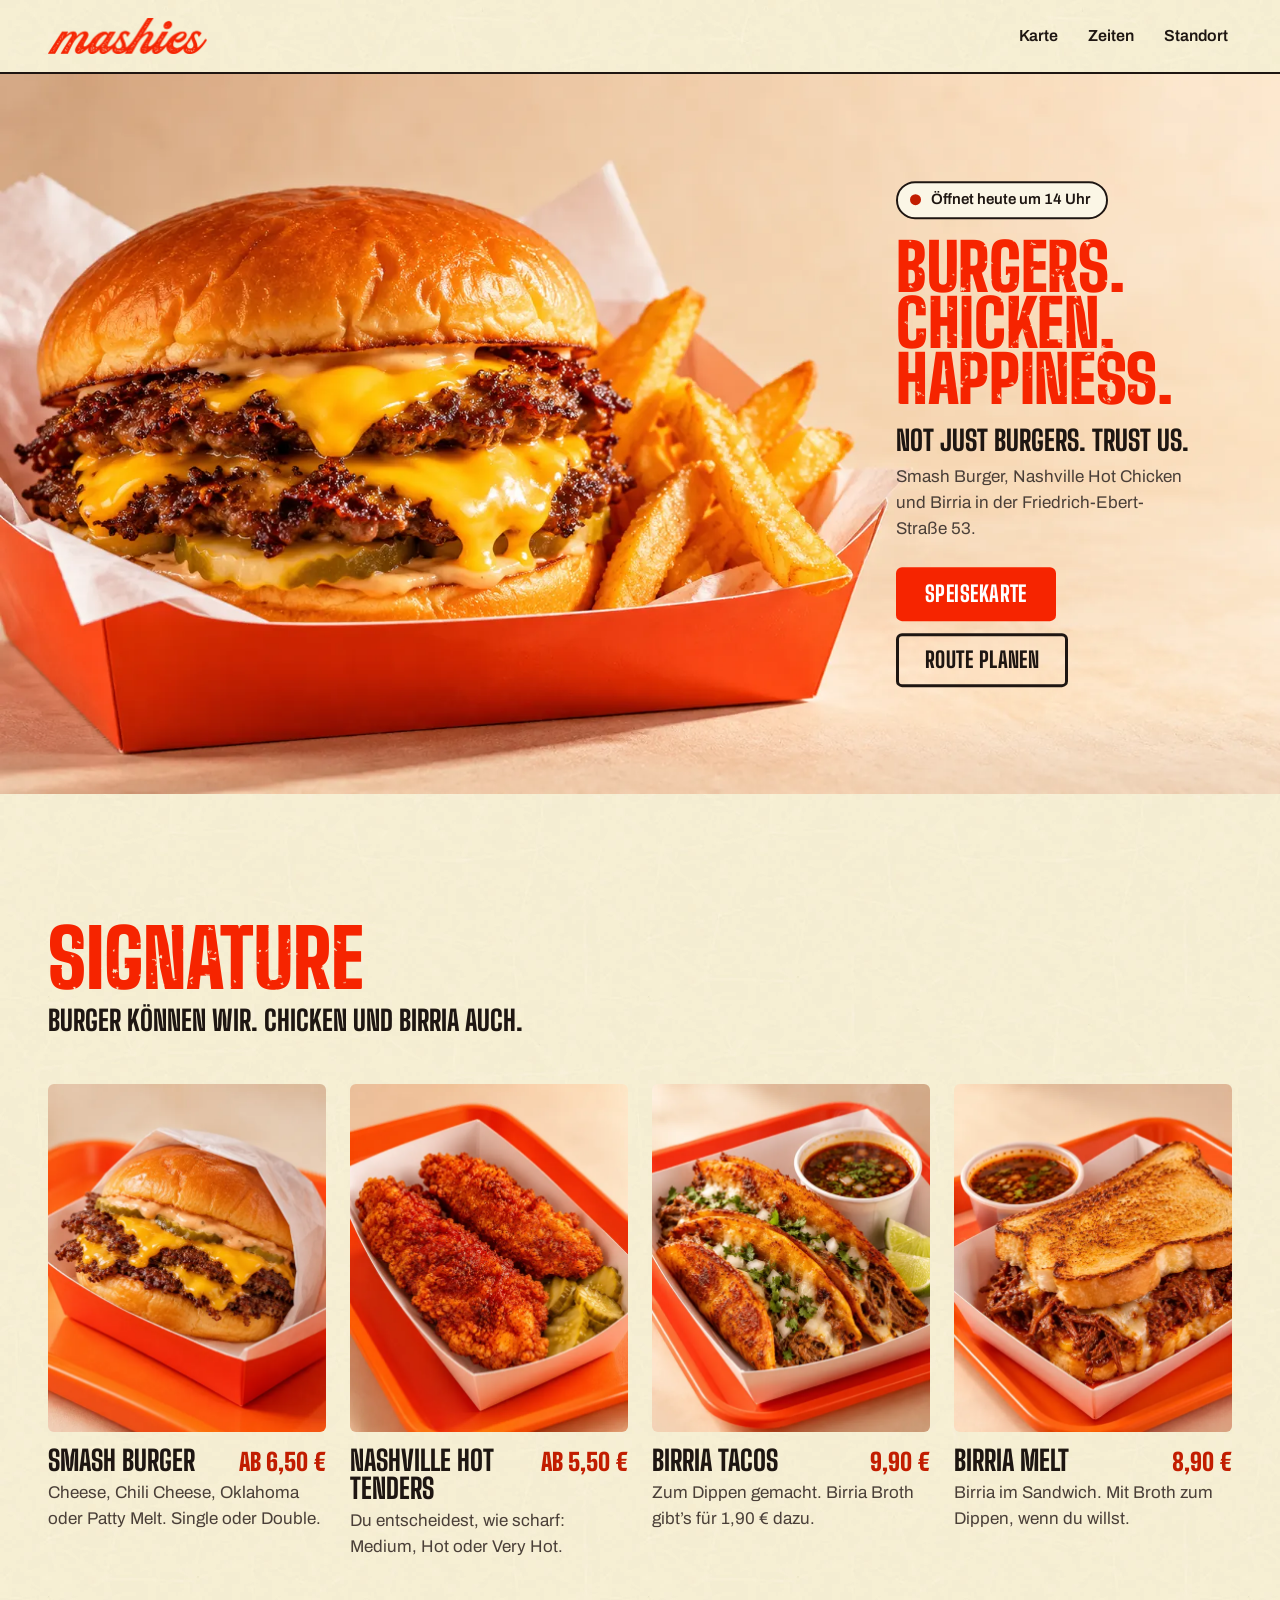
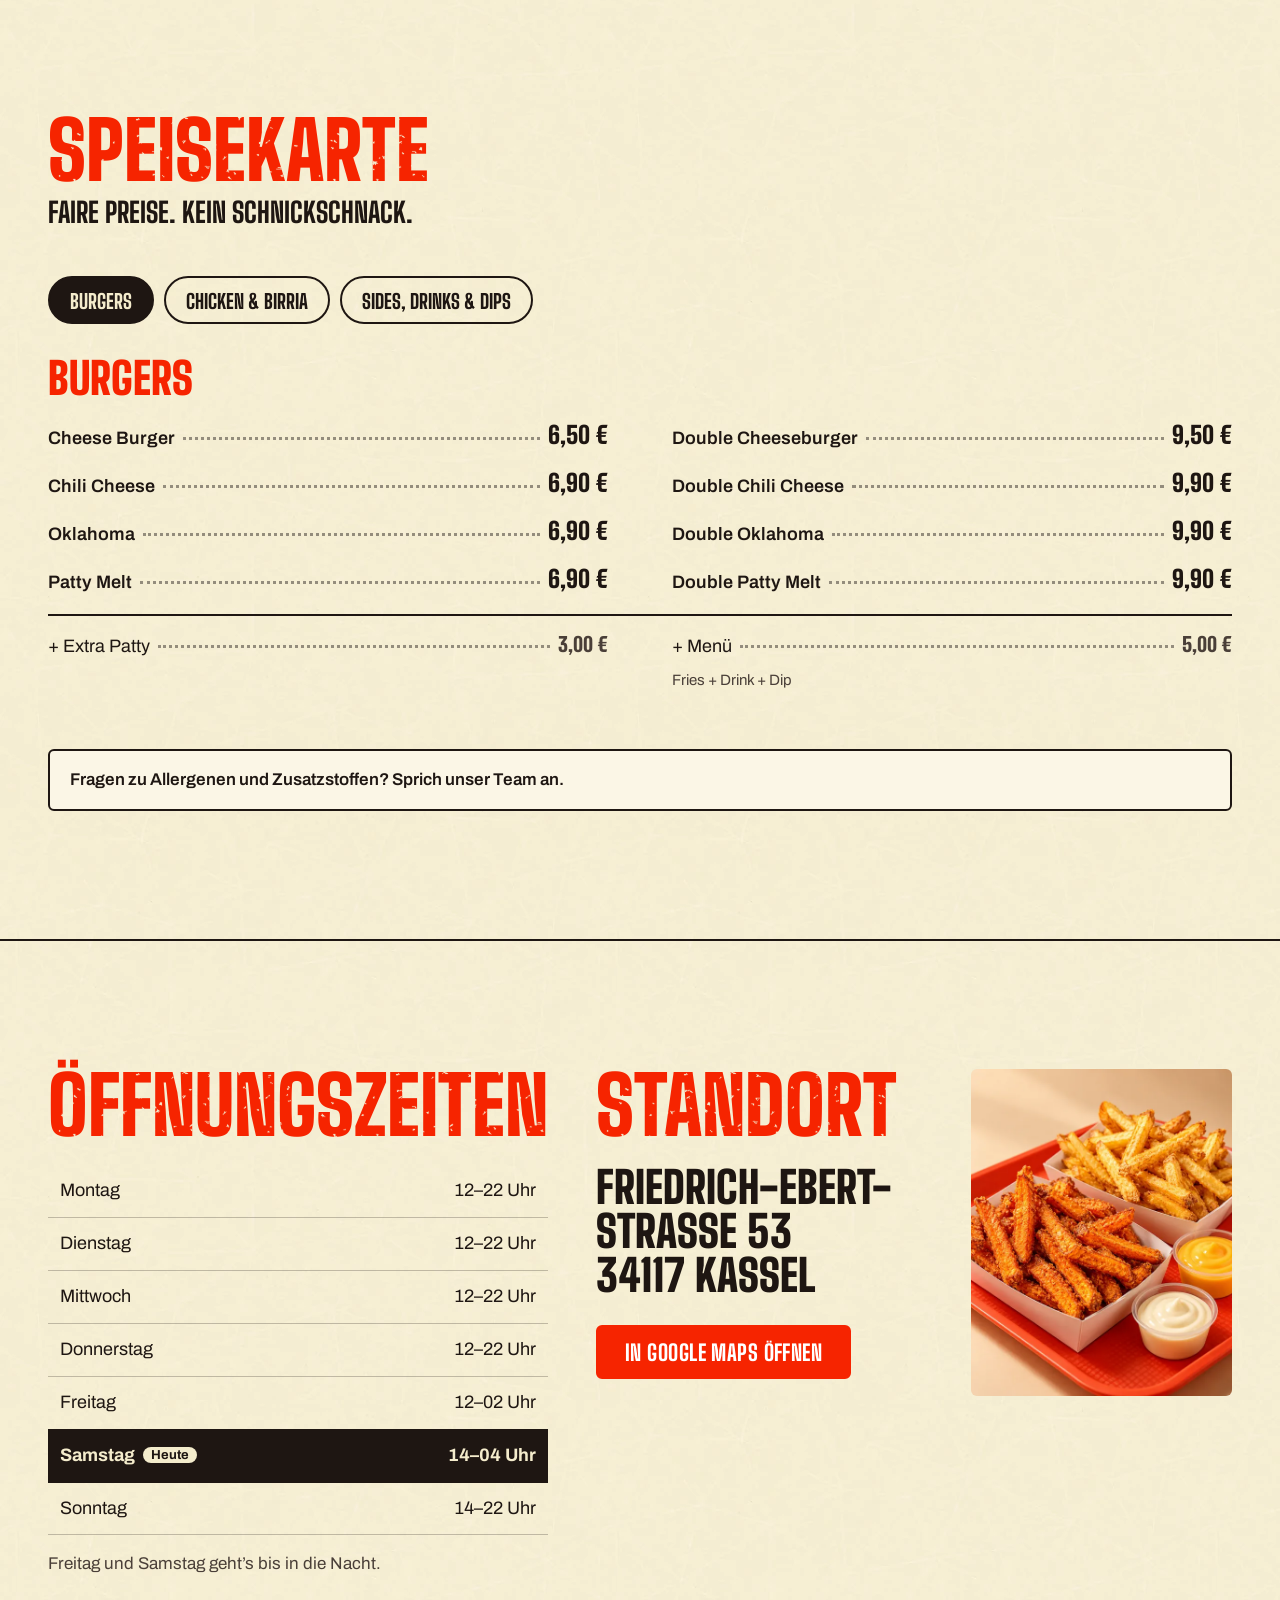
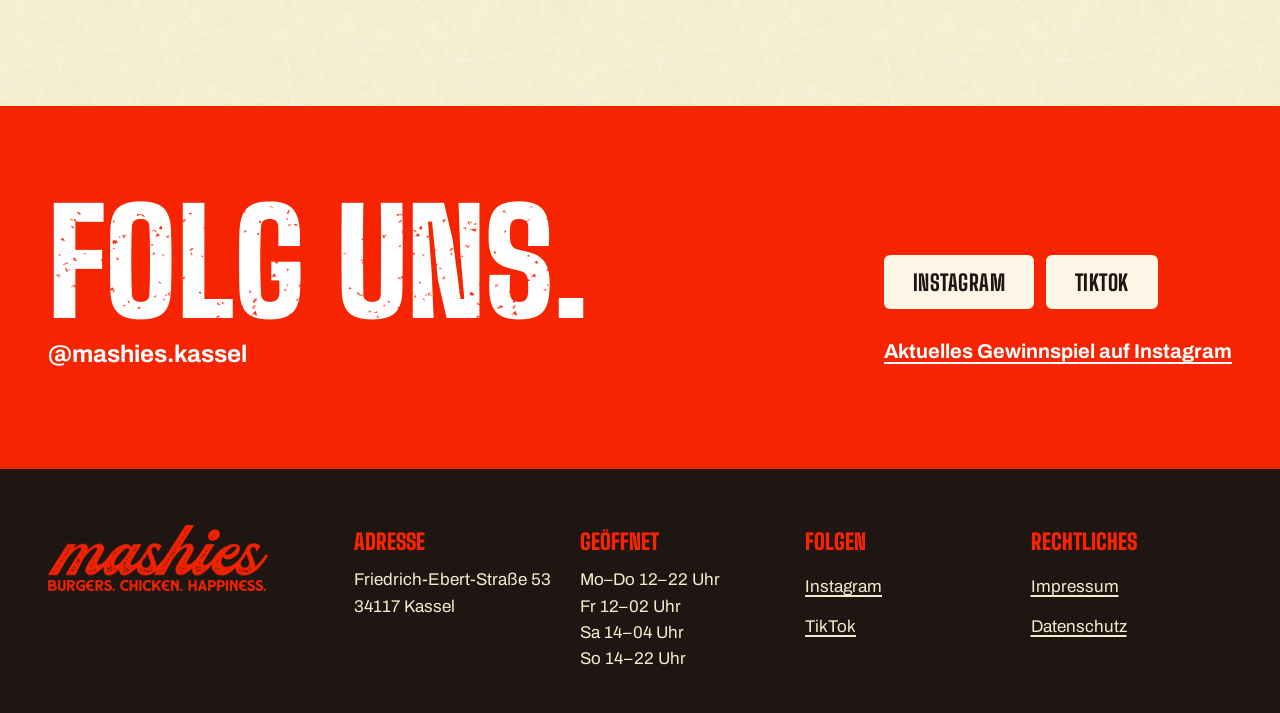
<file: index.html>
<!doctype html>
<html lang="de">
<head>
  <meta charset="utf-8">
  <meta name="viewport" content="width=device-width, initial-scale=1, viewport-fit=cover">
  <title>Mashies Kassel – Smash Burger, Nashville Chicken &amp; Birria</title>
  <meta name="description" content="Mashies in der Friedrich-Ebert-Straße 53, Kassel: Smash Burger, Nashville Hot Chicken und Birria. Faire Preise, kein Schnickschnack. Fr bis 2 Uhr, Sa bis 4 Uhr geöffnet.">
  <meta name="theme-color" content="#F4ECCC">
  <!-- TODO Domain: canonical und og:url eintragen, og:image absolut machen (https://DOMAIN/assets/og-image.jpg) -->
  <!-- <link rel="canonical" href="https://TODO-DOMAIN/"> -->

  <meta property="og:type" content="restaurant">
  <meta property="og:locale" content="de_DE">
  <meta property="og:site_name" content="Mashies">
  <meta property="og:title" content="Mashies Kassel – Burgers. Chicken. Happiness.">
  <meta property="og:description" content="Smash Burger, Nashville Hot Chicken und Birria in der Friedrich-Ebert-Straße 53, Kassel. Not just burgers. Trust us.">
  <meta property="og:image" content="/assets/og-image.jpg">
  <meta property="og:image:width" content="1200">
  <meta property="og:image:height" content="630">
  <meta property="og:image:alt" content="Double Smash Burger mit Käse und Pommes in roter Schachtel">
  <!-- <meta property="og:url" content="https://TODO-DOMAIN/"> -->
  <meta name="twitter:card" content="summary_large_image">

  <link rel="icon" href="/favicon.ico" sizes="any">
  <link rel="icon" type="image/png" sizes="192x192" href="/assets/icon-192.png">
  <link rel="apple-touch-icon" href="/apple-touch-icon.png">

  <link rel="preload" href="assets/fonts/big-shoulders-display-latin-900-normal.woff2" as="font" type="font/woff2" crossorigin>
  <link rel="preload" href="assets/fonts/archivo-latin-400-normal.woff2" as="font" type="font/woff2" crossorigin>
  <link rel="preload" href="assets/img/hero.webp" as="image" imagesrcset="assets/img/hero-960.webp 960w, assets/img/hero.webp 1672w" imagesizes="100vw" fetchpriority="high">
  <link rel="stylesheet" href="css/style.css">

  <script type="application/ld+json">
  {
    "@context": "https://schema.org",
    "@type": "Restaurant",
    "name": "Mashies",
    "slogan": "Burgers. Chicken. Happiness.",
    "description": "Burger-, Chicken- und Birria-Imbiss in Kassel. Not just burgers. Trust us.",
    "image": "/assets/og-image.jpg",
    "logo": "/assets/img/logo.png",
    "address": {
      "@type": "PostalAddress",
      "streetAddress": "Friedrich-Ebert-Straße 53",
      "postalCode": "34117",
      "addressLocality": "Kassel",
      "addressCountry": "DE"
    },
    "servesCuisine": ["Burger", "Chicken", "Birria"],
    "priceRange": "€",
    "acceptsReservations": false,
    "hasMap": "https://www.google.com/maps/search/?api=1&query=Mashies+Friedrich-Ebert-Stra%C3%9Fe+53+34117+Kassel",
    "sameAs": ["https://instagram.com/mashies.kassel", "https://tiktok.com/@mashies.kassel"],
    "openingHoursSpecification": [
      { "@type": "OpeningHoursSpecification", "dayOfWeek": ["Monday", "Tuesday", "Wednesday", "Thursday"], "opens": "12:00", "closes": "22:00" },
      { "@type": "OpeningHoursSpecification", "dayOfWeek": "Friday", "opens": "12:00", "closes": "02:00" },
      { "@type": "OpeningHoursSpecification", "dayOfWeek": "Saturday", "opens": "14:00", "closes": "04:00" },
      { "@type": "OpeningHoursSpecification", "dayOfWeek": "Sunday", "opens": "14:00", "closes": "22:00" }
    ]
  }
  </script>
  <!-- Hinweis: Öffnungszeiten stehen hier für Suchmaschinen fest im Code. Bei Änderungen auch data.json anpassen.
       TODO Domain: "url", "image", "logo" absolut machen. TODO Telefon: "telephone": "+49 …" ergänzen. -->
</head>
<body>
  <a class="skip-link" href="#main">Zum Inhalt springen</a>

  <header class="site-header">
    <div class="wrap site-header__inner">
      <a class="site-header__logo" href="#top" aria-label="Mashies – zum Seitenanfang">
        <img src="assets/img/logo-wordmark.webp" width="640" height="145" alt="Mashies">
      </a>
      <nav aria-label="Hauptnavigation">
        <ul class="nav">
          <li><a href="#speisekarte">Karte</a></li>
          <li><a href="#zeiten">Zeiten</a></li>
          <li><a href="#standort">Standort</a></li>
        </ul>
      </nav>
    </div>
  </header>

  <main id="main">
    <section class="hero" id="top" aria-labelledby="hero-title">
      <picture class="hero__media">
        <img src="assets/img/hero.webp"
             srcset="assets/img/hero-960.webp 960w, assets/img/hero.webp 1672w"
             sizes="100vw" width="1672" height="941" fetchpriority="high"
             alt="Double Smash Burger mit zwei Lagen geschmolzenem Cheddar und Gurken, daneben Pommes, in einer roten Schachtel">
      </picture>
      <div class="hero__content">
        <p class="status" data-status hidden>
          <span class="status__dot" aria-hidden="true"></span>
          <span data-status-text></span>
        </p>
        <h1 class="hero__title stamp" id="hero-title">Burgers. Chicken. Happiness.</h1>
        <p class="hero__lead">Not just burgers. Trust us.</p>
        <p class="hero__sub">Smash Burger, Nashville Hot Chicken und Birria in der Friedrich-Ebert-Straße&nbsp;53.</p>
        <div class="button-row">
          <a class="button" href="#speisekarte">Speisekarte</a>
          <a class="button button--outline" href="https://www.google.com/maps/search/?api=1&amp;query=Mashies+Friedrich-Ebert-Stra%C3%9Fe+53+34117+Kassel" target="_blank" rel="noopener">Route planen</a>
          <!-- TODO Lieferdienst: Button einkommentieren, sobald der Link da ist
          <a class="button button--outline" href="TODO-LIEFERDIENST-URL" target="_blank" rel="noopener">Online bestellen</a>
          -->
        </div>
      </div>
    </section>

    <section class="section signature" aria-labelledby="signature-title">
      <div class="wrap">
        <div class="section__head">
          <h2 class="section__title stamp" id="signature-title">Signature</h2>
          <p class="section__intro">Burger können wir. Chicken und Birria auch.</p>
        </div>
        <ul class="dishes" data-signature></ul>
      </div>
    </section>

    <section class="section menu" id="speisekarte" aria-labelledby="menu-title">
      <div class="wrap">
        <div class="section__head">
          <h2 class="section__title stamp" id="menu-title">Speisekarte</h2>
          <p class="section__intro">Faire Preise. Kein Schnickschnack.</p>
        </div>
        <div class="tabs" role="tablist" aria-label="Kategorien der Speisekarte" data-tabs></div>
        <div class="menu__panels" data-menu>
          <noscript><p>Die Speisekarte braucht JavaScript. Du findest sie auch direkt in <a href="data.json">data.json</a>.</p></noscript>
        </div>
        <p class="menu__allergens">Fragen zu Allergenen und Zusatzstoffen? Sprich unser Team an.</p>
      </div>
    </section>

    <section class="section visit" aria-label="Öffnungszeiten und Standort">
      <div class="wrap visit__grid">
        <div class="visit__hours" id="zeiten">
          <h2 class="section__title stamp">Öffnungszeiten</h2>
          <table class="hours">
            <caption class="visually-hidden">Öffnungszeiten pro Wochentag</caption>
            <tbody data-hours></tbody>
          </table>
          <p class="visit__note">Freitag und Samstag geht’s bis in die Nacht.</p>
        </div>
        <div class="visit__place" id="standort">
          <h2 class="section__title stamp">Standort</h2>
          <address class="address">
            Friedrich-Ebert-Straße 53<br>
            34117 Kassel
          </address>
          <!-- TODO Telefon: einkommentieren, sobald die Nummer da ist
          <p class="visit__phone"><a href="tel:+49TODO">TODO Telefonnummer</a></p>
          -->
          <a class="button" href="https://www.google.com/maps/search/?api=1&amp;query=Mashies+Friedrich-Ebert-Stra%C3%9Fe+53+34117+Kassel" target="_blank" rel="noopener">In Google Maps öffnen</a>
        </div>
        <figure class="visit__photo">
          <img src="assets/img/fries-560.webp" srcset="assets/img/fries-560.webp 560w, assets/img/fries.webp 1122w"
               sizes="(min-width: 1100px) 360px, (min-width: 720px) 45vw, 100vw"
               width="1122" height="1402" loading="lazy" decoding="async"
               alt="Zwei Schalen Pommes, Sweet Potato Fries und klassische Fries, mit zwei Dips auf einem roten Tablett">
        </figure>
      </div>
    </section>

    <section class="social" aria-labelledby="social-title">
      <div class="wrap social__inner">
        <div>
          <h2 class="social__title stamp" id="social-title">Folg uns.</h2>
          <p class="social__handle">@mashies.kassel</p>
        </div>
        <div class="social__actions">
          <div class="button-row">
            <a class="button button--paper" href="https://instagram.com/mashies.kassel" target="_blank" rel="noopener">Instagram</a>
            <a class="button button--paper" href="https://tiktok.com/@mashies.kassel" target="_blank" rel="noopener">TikTok</a>
          </div>
          <a class="social__teaser" href="https://instagram.com/mashies.kassel" target="_blank" rel="noopener">Aktuelles Gewinnspiel auf Instagram</a>
        </div>
      </div>
    </section>
  </main>

  <footer class="site-footer">
    <div class="wrap site-footer__grid">
      <div>
        <img class="site-footer__logo" src="assets/img/logo.webp" width="1200" height="356" loading="lazy" alt="Mashies – Burgers. Chicken. Happiness.">
      </div>
      <div>
        <h2 class="site-footer__title">Adresse</h2>
        <p>Friedrich-Ebert-Straße 53<br>34117 Kassel</p>
        <!-- TODO Kontakt: Telefon und E-Mail ergänzen
        <p><a href="tel:+49TODO">TODO Telefon</a><br><a href="mailto:TODO@TODO">TODO E-Mail</a></p>
        -->
      </div>
      <div>
        <h2 class="site-footer__title">Geöffnet</h2>
        <ul class="site-footer__hours" data-hours-compact>
          <li>Mo–Do 12–22 Uhr</li>
          <li>Fr 12–02 Uhr</li>
          <li>Sa 14–04 Uhr</li>
          <li>So 14–22 Uhr</li>
        </ul>
      </div>
      <div>
        <h2 class="site-footer__title">Folgen</h2>
        <ul class="site-footer__links">
          <li><a href="https://instagram.com/mashies.kassel" target="_blank" rel="noopener">Instagram</a></li>
          <li><a href="https://tiktok.com/@mashies.kassel" target="_blank" rel="noopener">TikTok</a></li>
        </ul>
      </div>
      <div>
        <h2 class="site-footer__title">Rechtliches</h2>
        <ul class="site-footer__links">
          <li><a href="impressum.html">Impressum</a></li>
          <li><a href="datenschutz.html">Datenschutz</a></li>
        </ul>
      </div>
    </div>
  </footer>

  <nav class="action-bar" aria-label="Schnellzugriff">
    <a href="https://www.google.com/maps/search/?api=1&amp;query=Mashies+Friedrich-Ebert-Stra%C3%9Fe+53+34117+Kassel" target="_blank" rel="noopener">Route</a>
    <a href="#speisekarte">Speisekarte</a>
    <!-- TODO Telefon: einkommentieren, sobald die Nummer da ist
    <a href="tel:+49TODO">Anrufen</a>
    -->
  </nav>

  <script src="js/main.js" defer></script>
</body>
</html>
</file>
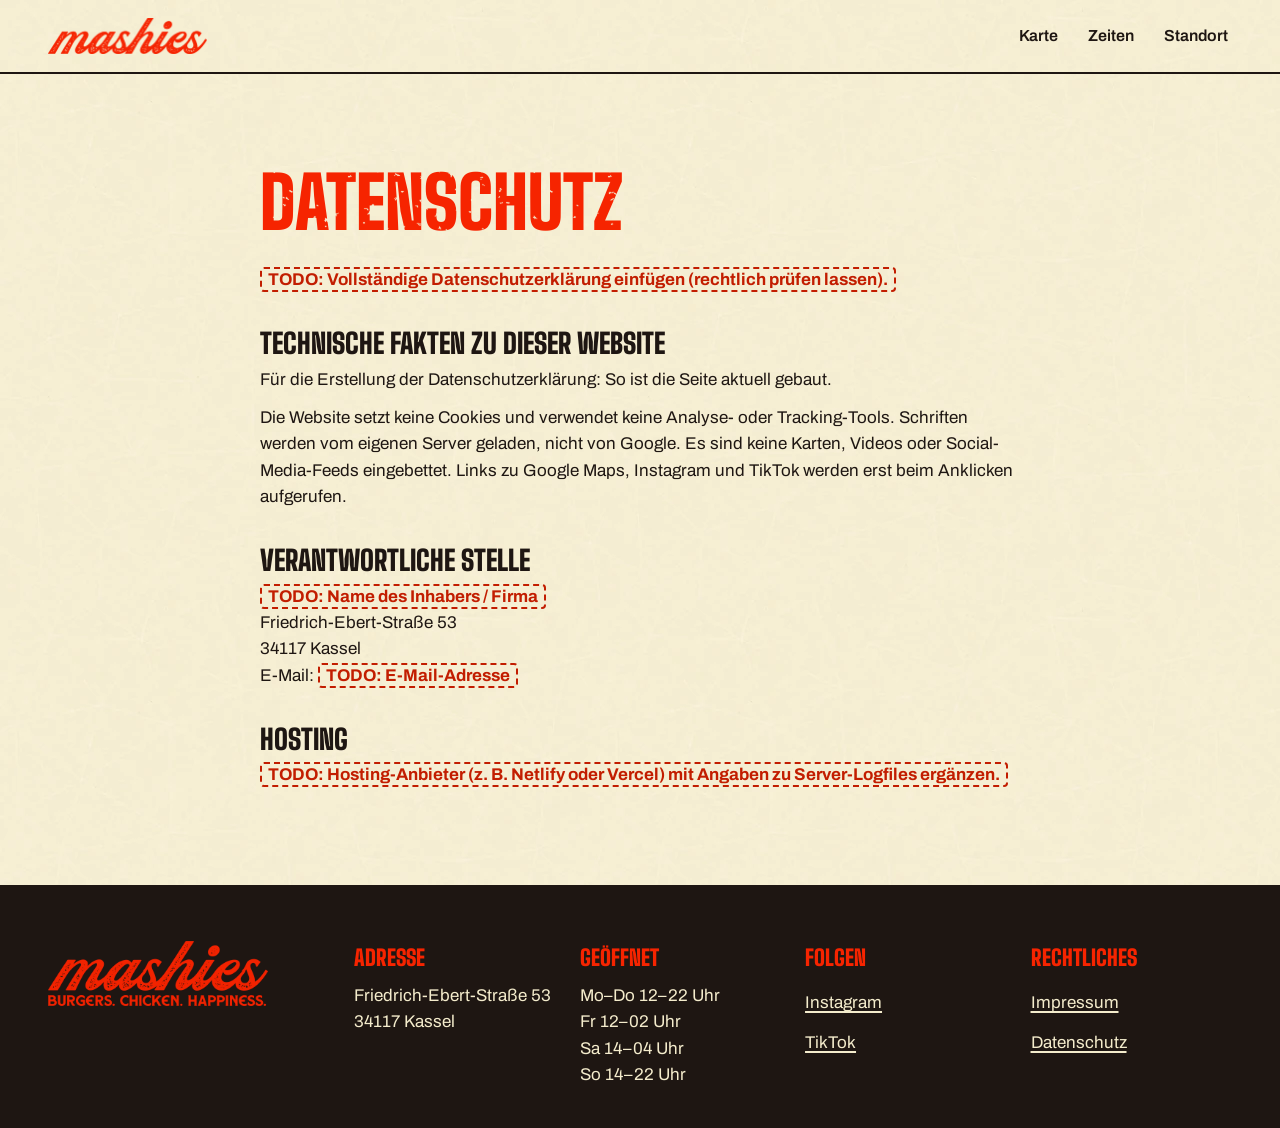
<file: datenschutz.html>
<!doctype html>
<html lang="de">
<head>
  <meta charset="utf-8">
  <meta name="viewport" content="width=device-width, initial-scale=1, viewport-fit=cover">
  <title>Datenschutz – Mashies Kassel</title>
  <meta name="description" content="Datenschutzerklärung der Website von Mashies Kassel.">
  <meta name="theme-color" content="#F4ECCC">
  <link rel="icon" href="/favicon.ico" sizes="any">
  <link rel="apple-touch-icon" href="/apple-touch-icon.png">
  <link rel="stylesheet" href="css/style.css">
  <style>body { padding-bottom: 0; }</style>
</head>
<body>
  <a class="skip-link" href="#main">Zum Inhalt springen</a>

  <header class="site-header">
    <div class="wrap site-header__inner">
      <a class="site-header__logo" href="index.html" aria-label="Mashies – zur Startseite">
        <img src="assets/img/logo-wordmark.webp" width="640" height="145" alt="Mashies">
      </a>
      <nav aria-label="Hauptnavigation">
        <ul class="nav">
          <li><a href="index.html#speisekarte">Karte</a></li>
          <li><a href="index.html#zeiten">Zeiten</a></li>
          <li><a href="index.html#standort">Standort</a></li>
        </ul>
      </nav>
    </div>
  </header>

  <main id="main" class="legal">
    <div class="wrap">
      <h1 class="stamp">Datenschutz</h1>
      <p><span class="todo">TODO: Vollständige Datenschutzerklärung einfügen (rechtlich prüfen lassen).</span></p>

      <h2>Technische Fakten zu dieser Website</h2>
      <p>Für die Erstellung der Datenschutzerklärung: So ist die Seite aktuell gebaut.</p>
      <p>Die Website setzt keine Cookies und verwendet keine Analyse- oder Tracking-Tools. Schriften werden vom eigenen Server geladen, nicht von Google. Es sind keine Karten, Videos oder Social-Media-Feeds eingebettet. Links zu Google Maps, Instagram und TikTok werden erst beim Anklicken aufgerufen.</p>

      <h2>Verantwortliche Stelle</h2>
      <p><span class="todo">TODO: Name des Inhabers / Firma</span><br>
        Friedrich-Ebert-Straße 53<br>
        34117 Kassel<br>
        E-Mail: <span class="todo">TODO: E-Mail-Adresse</span></p>

      <h2>Hosting</h2>
      <p><span class="todo">TODO: Hosting-Anbieter (z. B. Netlify oder Vercel) mit Angaben zu Server-Logfiles ergänzen.</span></p>
    </div>
  </main>

  <footer class="site-footer">
    <div class="wrap site-footer__grid">
      <div>
        <img class="site-footer__logo" src="assets/img/logo.webp" width="1200" height="356" loading="lazy" alt="Mashies – Burgers. Chicken. Happiness.">
      </div>
      <div>
        <h2 class="site-footer__title">Adresse</h2>
        <p>Friedrich-Ebert-Straße 53<br>34117 Kassel</p>
        <!-- TODO Kontakt: Telefon und E-Mail ergänzen
        <p><a href="tel:+49TODO">TODO Telefon</a><br><a href="mailto:TODO@TODO">TODO E-Mail</a></p>
        -->
      </div>
      <div>
        <h2 class="site-footer__title">Geöffnet</h2>
        <ul class="site-footer__hours">
          <li>Mo–Do 12–22 Uhr</li>
          <li>Fr 12–02 Uhr</li>
          <li>Sa 14–04 Uhr</li>
          <li>So 14–22 Uhr</li>
        </ul>
      </div>
      <div>
        <h2 class="site-footer__title">Folgen</h2>
        <ul class="site-footer__links">
          <li><a href="https://instagram.com/mashies.kassel" target="_blank" rel="noopener">Instagram</a></li>
          <li><a href="https://tiktok.com/@mashies.kassel" target="_blank" rel="noopener">TikTok</a></li>
        </ul>
      </div>
      <div>
        <h2 class="site-footer__title">Rechtliches</h2>
        <ul class="site-footer__links">
          <li><a href="impressum.html">Impressum</a></li>
          <li><a href="datenschutz.html">Datenschutz</a></li>
        </ul>
      </div>
    </div>
  </footer>
</body>
</html>
</file>
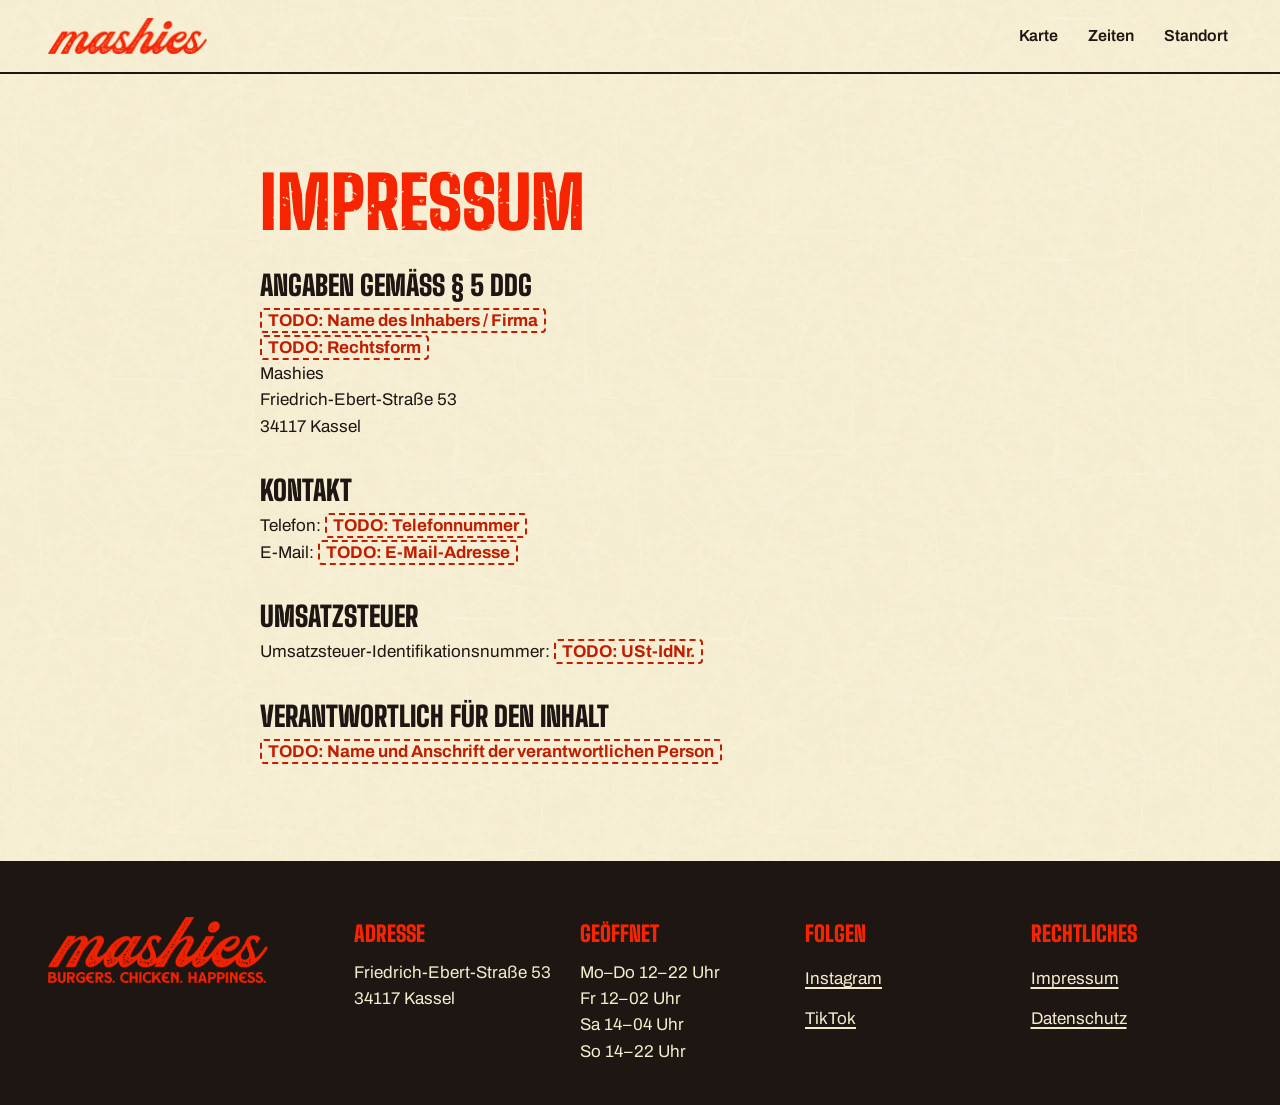
<file: impressum.html>
<!doctype html>
<html lang="de">
<head>
  <meta charset="utf-8">
  <meta name="viewport" content="width=device-width, initial-scale=1, viewport-fit=cover">
  <title>Impressum – Mashies Kassel</title>
  <meta name="description" content="Impressum von Mashies, Friedrich-Ebert-Straße 53, 34117 Kassel.">
  <meta name="theme-color" content="#F4ECCC">
  <link rel="icon" href="/favicon.ico" sizes="any">
  <link rel="apple-touch-icon" href="/apple-touch-icon.png">
  <link rel="stylesheet" href="css/style.css">
  <style>body { padding-bottom: 0; }</style>
</head>
<body>
  <a class="skip-link" href="#main">Zum Inhalt springen</a>

  <header class="site-header">
    <div class="wrap site-header__inner">
      <a class="site-header__logo" href="index.html" aria-label="Mashies – zur Startseite">
        <img src="assets/img/logo-wordmark.webp" width="640" height="145" alt="Mashies">
      </a>
      <nav aria-label="Hauptnavigation">
        <ul class="nav">
          <li><a href="index.html#speisekarte">Karte</a></li>
          <li><a href="index.html#zeiten">Zeiten</a></li>
          <li><a href="index.html#standort">Standort</a></li>
        </ul>
      </nav>
    </div>
  </header>

  <main id="main" class="legal">
    <div class="wrap">
      <h1 class="stamp">Impressum</h1>
      <!-- TODO Impressum: alle Angaben vom Inhaber bzw. rechtlich prüfen lassen -->
      <h2>Angaben gemäß § 5 DDG</h2>
      <p><span class="todo">TODO: Name des Inhabers / Firma</span><br>
        <span class="todo">TODO: Rechtsform</span><br>
        Mashies<br>
        Friedrich-Ebert-Straße 53<br>
        34117 Kassel</p>

      <h2>Kontakt</h2>
      <p>Telefon: <span class="todo">TODO: Telefonnummer</span><br>
        E-Mail: <span class="todo">TODO: E-Mail-Adresse</span></p>

      <h2>Umsatzsteuer</h2>
      <p>Umsatzsteuer-Identifikationsnummer: <span class="todo">TODO: USt-IdNr.</span></p>

      <h2>Verantwortlich für den Inhalt</h2>
      <p><span class="todo">TODO: Name und Anschrift der verantwortlichen Person</span></p>
    </div>
  </main>

  <footer class="site-footer">
    <div class="wrap site-footer__grid">
      <div>
        <img class="site-footer__logo" src="assets/img/logo.webp" width="1200" height="356" loading="lazy" alt="Mashies – Burgers. Chicken. Happiness.">
      </div>
      <div>
        <h2 class="site-footer__title">Adresse</h2>
        <p>Friedrich-Ebert-Straße 53<br>34117 Kassel</p>
        <!-- TODO Kontakt: Telefon und E-Mail ergänzen
        <p><a href="tel:+49TODO">TODO Telefon</a><br><a href="mailto:TODO@TODO">TODO E-Mail</a></p>
        -->
      </div>
      <div>
        <h2 class="site-footer__title">Geöffnet</h2>
        <ul class="site-footer__hours">
          <li>Mo–Do 12–22 Uhr</li>
          <li>Fr 12–02 Uhr</li>
          <li>Sa 14–04 Uhr</li>
          <li>So 14–22 Uhr</li>
        </ul>
      </div>
      <div>
        <h2 class="site-footer__title">Folgen</h2>
        <ul class="site-footer__links">
          <li><a href="https://instagram.com/mashies.kassel" target="_blank" rel="noopener">Instagram</a></li>
          <li><a href="https://tiktok.com/@mashies.kassel" target="_blank" rel="noopener">TikTok</a></li>
        </ul>
      </div>
      <div>
        <h2 class="site-footer__title">Rechtliches</h2>
        <ul class="site-footer__links">
          <li><a href="impressum.html">Impressum</a></li>
          <li><a href="datenschutz.html">Datenschutz</a></li>
        </ul>
      </div>
    </div>
  </footer>
</body>
</html>
</file>
<file: css/style.css>
/* Mashies – Stylesheet
   Fonts: Big Shoulders Display & Archivo (SIL Open Font License), lokal eingebunden. */

@font-face {
  font-family: "Big Shoulders Display";
  src: url("../assets/fonts/big-shoulders-display-latin-800-normal.woff2") format("woff2");
  font-weight: 800;
  font-display: swap;
}
@font-face {
  font-family: "Big Shoulders Display";
  src: url("../assets/fonts/big-shoulders-display-latin-900-normal.woff2") format("woff2");
  font-weight: 900;
  font-display: swap;
}
@font-face {
  font-family: "Archivo";
  src: url("../assets/fonts/archivo-latin-400-normal.woff2") format("woff2");
  font-weight: 400;
  font-display: swap;
}
@font-face {
  font-family: "Archivo";
  src: url("../assets/fonts/archivo-latin-600-normal.woff2") format("woff2");
  font-weight: 600;
  font-display: swap;
}
@font-face {
  font-family: "Archivo";
  src: url("../assets/fonts/archivo-latin-700-normal.woff2") format("woff2");
  font-weight: 700;
  font-display: swap;
}

:root {
  /* Markenrot – gemessen am Logo. TODO: mit Speisekarte abgleichen */
  --red: #F62400;
  --red-ink: #C21D00;       /* dunkler für kleinen Text auf Papier (AA) */
  --paper: #F4ECCC;
  --paper-light: #FBF6E6;
  --ink: #1E1612;
  --ink-soft: #4A3F38;
  --open: #3B7A2A;

  --font-display: "Big Shoulders Display", "Arial Narrow", sans-serif;
  --font-text: "Archivo", "Helvetica Neue", sans-serif;

  --gutter: clamp(16px, 4vw, 48px);
  --max: 1280px;
  --header-h: 64px;
  --radius: 6px;
  --section-y: clamp(64px, 10vw, 128px);
}

/* ---------- Basis ---------- */

*, *::before, *::after { box-sizing: border-box; }

html {
  -webkit-text-size-adjust: 100%;
  scroll-behavior: smooth;
  scroll-padding-top: calc(var(--header-h) + 16px);
}

body {
  margin: 0;
  background: var(--paper) url("../assets/img/texture-paper.webp") repeat;
  background-size: 600px;
  color: var(--ink);
  font-family: var(--font-text);
  font-size: 1.0625rem;
  line-height: 1.55;
  text-rendering: optimizeLegibility;
}

img { display: block; max-width: 100%; height: auto; }

h1, h2, h3 { margin: 0; }
p { margin: 0; }

a { color: inherit; text-underline-offset: 0.18em; text-decoration-thickness: 2px; }

:focus-visible {
  outline: 3px solid var(--ink);
  outline-offset: 3px;
  border-radius: 2px;
}

.wrap {
  width: 100%;
  max-width: calc(var(--max) + 2 * var(--gutter));
  margin-inline: auto;
  padding-inline: var(--gutter);
}

.visually-hidden {
  position: absolute !important;
  width: 1px; height: 1px;
  overflow: hidden;
  clip: rect(0 0 0 0);
  white-space: nowrap;
}

.skip-link {
  position: absolute;
  left: var(--gutter);
  top: -100px;
  z-index: 100;
  padding: 12px 18px;
  background: var(--ink);
  color: var(--paper);
  font-weight: 700;
}
.skip-link:focus { top: 8px; }

/* Gestempelte Headlines: feine Sprenkel wie im Logo */
.stamp {
  -webkit-mask-image: url("../assets/img/stamp-mask.png");
  mask-image: url("../assets/img/stamp-mask.png");
  -webkit-mask-size: 260px;
  mask-size: 260px;
  /* Maske greift nur innerhalb der Box: Platz für Umlaut-Punkte schaffen */
  padding-top: 0.14em;
  margin-top: -0.14em;
}

/* ---------- Buttons ---------- */

.button-row {
  display: flex;
  flex-wrap: wrap;
  gap: 12px;
}

.button {
  display: inline-flex;
  align-items: center;
  justify-content: center;
  min-height: 54px;
  padding: 10px 26px 9px;
  border: 3px solid var(--red);
  border-radius: var(--radius);
  background: var(--red);
  color: #fff;
  font-family: var(--font-display);
  font-weight: 800;
  font-size: 1.375rem;       /* 22px fett = großer Text, Kontrast weiß/rot ok */
  line-height: 1;
  letter-spacing: 0.02em;
  text-transform: uppercase;
  text-decoration: none;
  transition: background-color 0.15s, border-color 0.15s, color 0.15s;
}
.button:hover { background: var(--red-ink); border-color: var(--red-ink); }

.button--outline {
  background: transparent;
  border-color: var(--ink);
  color: var(--ink);
}
.button--outline:hover { background: var(--ink); border-color: var(--ink); color: var(--paper); }

.button--paper {
  background: var(--paper-light);
  border-color: var(--paper-light);
  color: var(--ink);
}
.button--paper:hover { background: var(--ink); border-color: var(--ink); color: var(--paper); }

/* ---------- Header ---------- */

.site-header {
  position: sticky;
  top: 0;
  z-index: 50;
  background: var(--paper) url("../assets/img/texture-paper.webp") repeat;
  background-size: 600px;
  border-bottom: 2px solid var(--ink);
}

.site-header__inner {
  display: flex;
  align-items: center;
  justify-content: space-between;
  gap: 16px;
  height: var(--header-h);
}

.site-header__logo { display: block; flex-shrink: 0; padding-block: 8px; }
.site-header__logo img { width: auto; height: 30px; }

.nav {
  display: flex;
  gap: 2px;
  margin: 0 -10px 0 0;
  padding: 0;
  list-style: none;
}
.nav a {
  display: flex;
  align-items: center;
  min-height: 44px;
  padding: 0 10px;
  font-weight: 600;
  font-size: 0.9375rem;
  text-decoration: none;
}
.nav a:hover { color: var(--red-ink); text-decoration: underline; }

/* ---------- Hero ---------- */

.hero__media img {
  width: 100%;
  aspect-ratio: 16 / 10;
  max-height: 70svh;
  object-fit: cover;
  object-position: 22% 50%;
}

.hero__content {
  padding: 28px var(--gutter) 8px;
}

.status {
  display: inline-flex;
  align-items: center;
  gap: 10px;
  margin-bottom: 20px;
  padding: 7px 16px 7px 12px;
  border: 2px solid var(--ink);
  border-radius: 999px;
  background: var(--paper-light);
  font-weight: 600;
  font-size: 0.9375rem;
  line-height: 1.3;
}
.status[hidden] { display: none; }
.status__dot {
  width: 11px;
  height: 11px;
  border-radius: 50%;
  background: var(--red-ink);
  flex-shrink: 0;
}
.status.is-open .status__dot { background: var(--open); }

.hero__title {
  color: var(--red);
  font-family: var(--font-display);
  font-weight: 900;
  font-size: clamp(3.25rem, 15vw, 5.5rem);
  line-height: 0.86;
  text-transform: uppercase;
  letter-spacing: -0.005em;
}

.hero__lead {
  margin-top: 18px;
  font-family: var(--font-display);
  font-weight: 800;
  font-size: 1.75rem;
  line-height: 1.1;
  text-transform: uppercase;
}

.hero__sub {
  max-width: 34ch;
  margin-top: 8px;
  color: var(--ink-soft);
}

.hero .button-row { margin-top: 24px; }

@media (min-width: 1200px) {
  .hero {
    position: relative;
    height: min(56.25vw, calc(100svh - var(--header-h)));
    min-height: 560px;
    overflow: hidden;
  }
  .hero__media img {
    position: absolute;
    inset: 0;
    height: 100%;
    max-height: none;
    aspect-ratio: auto;
    object-position: 0% 50%;
  }
  .hero__content {
    position: absolute;
    top: 50%;
    left: 70%;
    right: var(--gutter);
    transform: translateY(-50%);
    padding: 0;
  }
  .hero__title { font-size: clamp(3.25rem, 5.1vw, 5.5rem); }
  .hero__sub { max-width: 30ch; }
}

/* ---------- Sektionen ---------- */

.section { padding-block: var(--section-y); }

.section__head { margin-bottom: clamp(28px, 4vw, 48px); }

.section__title {
  color: var(--red);
  font-family: var(--font-display);
  font-weight: 900;
  font-size: clamp(2.75rem, 9vw, 5rem);
  line-height: 0.9;
  text-transform: uppercase;
}

.section__intro {
  margin-top: 10px;
  font-family: var(--font-display);
  font-weight: 800;
  font-size: clamp(1.375rem, 3vw, 1.75rem);
  line-height: 1.15;
  text-transform: uppercase;
}

/* ---------- Signature-Gerichte ---------- */

.signature { padding-bottom: calc(var(--section-y) * 0.6); }

.dishes {
  display: grid;
  grid-auto-flow: column;
  grid-auto-columns: min(78%, 320px);
  gap: 16px;
  margin: 0 calc(-1 * var(--gutter));
  padding: 0 var(--gutter) 12px;
  list-style: none;
  overflow-x: auto;
  scroll-snap-type: x mandatory;
  scroll-padding-inline: var(--gutter);
  overscroll-behavior-x: contain;
}

.dish { scroll-snap-align: start; }

.dish img {
  width: 100%;
  aspect-ratio: 4 / 5;
  object-fit: cover;
  border-radius: var(--radius);
  background: var(--paper-light);
}

.dish__head {
  display: flex;
  align-items: baseline;
  justify-content: space-between;
  gap: 12px;
  margin-top: 14px;
  font-family: var(--font-display);
  font-weight: 900;
  text-transform: uppercase;
  line-height: 1;
}
.dish__name { font-size: 1.75rem; }
.dish__price { flex-shrink: 0; color: var(--red-ink); font-size: 1.5rem; white-space: nowrap; }
.dish__text { margin-top: 6px; color: var(--ink-soft); }

@media (min-width: 720px) {
  .dishes {
    grid-auto-flow: row;
    grid-template-columns: repeat(2, 1fr);
    gap: 40px 24px;
    margin: 0;
    padding: 0;
    overflow: visible;
  }
}
@media (min-width: 1100px) {
  .dishes { grid-template-columns: repeat(4, 1fr); }
}

/* ---------- Speisekarte ---------- */

.menu { padding-top: calc(var(--section-y) * 0.6); }

.tabs {
  display: flex;
  flex-wrap: wrap;
  gap: 10px;
  margin-bottom: 32px;
}

.tab {
  min-height: 48px;
  padding: 8px 20px 7px;
  border: 2px solid var(--ink);
  border-radius: 999px;
  background: transparent;
  color: var(--ink);
  font-family: var(--font-display);
  font-weight: 800;
  font-size: 1.25rem;
  line-height: 1;
  text-transform: uppercase;
  cursor: pointer;
}
.tab:hover { background: var(--paper-light); }
.tab[aria-selected="true"] { background: var(--ink); color: var(--paper); }

.menu-panel[hidden] { display: none; }

.menu-panel__banner {
  margin: 0 0 32px;
}
.menu-panel__banner img {
  width: 100%;
  aspect-ratio: 16 / 7;
  object-fit: cover;
  object-position: 0% 60%;
  border-radius: var(--radius);
}

.menu-panel__groups {
  display: grid;
  gap: 48px clamp(32px, 5vw, 80px);
}
@media (min-width: 860px) {
  .menu-panel__groups { grid-template-columns: repeat(auto-fit, minmax(280px, 1fr)); }
  .menu-group--wide .menu-items { columns: 2; column-gap: clamp(32px, 5vw, 80px); }
  .menu-group--wide { grid-column: 1 / -1; }
}

.menu-group__title {
  color: var(--red);
  font-family: var(--font-display);
  font-weight: 900;
  font-size: clamp(2rem, 5vw, 2.75rem);
  line-height: 1;
  text-transform: uppercase;
}

.menu-group__note {
  display: inline-block;
  margin-top: 10px;
  padding: 4px 12px;
  border: 2px solid var(--ink);
  border-radius: 999px;
  font-weight: 600;
  font-size: 0.9375rem;
}

.menu-items {
  margin: 14px 0 0;
  padding: 0;
  list-style: none;
}

.menu-item {
  display: flex;
  flex-wrap: wrap;
  align-items: baseline;
  gap: 8px;
  padding: 9px 0;
  break-inside: avoid;
}
.menu-item__name { font-weight: 600; font-size: 1.125rem; }
.menu-item__note { flex-basis: 100%; color: var(--ink-soft); font-size: 0.9375rem; }
.menu-item__dots {
  flex: 1;
  min-width: 16px;
  border-bottom: 3px dotted color-mix(in srgb, var(--ink) 45%, transparent);
  transform: translateY(-4px);
}
.menu-item__price {
  font-family: var(--font-display);
  font-weight: 900;
  font-size: 1.5rem;
  line-height: 1;
  font-variant-numeric: tabular-nums;
  white-space: nowrap;
}

.menu-items--extras {
  margin-top: 8px;
  padding-top: 8px;
  border-top: 2px solid var(--ink);
}
.menu-items--extras .menu-item__name { font-weight: 400; }
.menu-items--extras .menu-item__price { font-size: 1.25rem; color: var(--ink-soft); }

.menu__allergens {
  margin-top: 48px;
  padding: 16px 20px;
  border: 2px solid var(--ink);
  border-radius: var(--radius);
  background: var(--paper-light);
  font-weight: 600;
}

/* ---------- Öffnungszeiten & Standort ---------- */

.visit { border-top: 2px solid var(--ink); }

.visit__grid {
  display: grid;
  gap: 56px;
}
@media (min-width: 720px) {
  .visit__grid { grid-template-columns: 1fr 1fr; gap: 56px 48px; }
  .visit__photo { grid-column: 1 / -1; }
}
@media (min-width: 1100px) {
  .visit__grid { grid-template-columns: 1.15fr 1fr 0.8fr; align-items: start; }
  .visit__photo { grid-column: auto; }
}

.visit .section__title { margin-bottom: 24px; }

.hours {
  width: 100%;
  border-collapse: collapse;
  font-size: 1.125rem;
}
.hours th, .hours td {
  padding: 12px 12px;
  border-bottom: 1px solid color-mix(in srgb, var(--ink) 25%, transparent);
  text-align: left;
  font-weight: 400;
}
.hours td { text-align: right; font-variant-numeric: tabular-nums; white-space: nowrap; }
.hours tr.is-today th, .hours tr.is-today td {
  background: var(--ink);
  color: var(--paper);
  font-weight: 700;
  border-bottom-color: var(--ink);
}
.hours__today {
  margin-left: 8px;
  padding: 1px 8px;
  border-radius: 999px;
  background: var(--paper);
  color: var(--ink);
  font-size: 0.8125rem;
  font-weight: 700;
  vertical-align: 2px;
}

.visit__note { margin-top: 16px; color: var(--ink-soft); }

.address {
  margin-bottom: 28px;
  font-family: var(--font-display);
  font-style: normal;
  font-weight: 900;
  font-size: clamp(2rem, 5vw, 2.75rem);
  line-height: 1;
  text-transform: uppercase;
}

.visit__photo { margin: 0; }
.visit__photo img {
  width: 100%;
  aspect-ratio: 4 / 5;
  object-fit: cover;
  border-radius: var(--radius);
}
@media (min-width: 720px) and (max-width: 1099px) {
  .visit__photo img { aspect-ratio: 16 / 9; object-position: 50% 60%; }
}

/* ---------- Social ---------- */

.social {
  background: var(--red);
  color: #fff;
  padding-block: clamp(56px, 8vw, 96px);
}

.social__inner {
  display: grid;
  gap: 32px;
}
@media (min-width: 860px) {
  .social__inner { grid-template-columns: 1fr auto; align-items: end; }
}

.social__title {
  font-family: var(--font-display);
  font-weight: 900;
  font-size: clamp(4rem, 16vw, 9rem);
  line-height: 0.85;
  text-transform: uppercase;
}
.social__handle {
  margin-top: 12px;
  font-weight: 700;
  font-size: 1.5rem;
}

.social__actions { display: grid; gap: 20px; justify-items: start; }

.social__teaser {
  display: inline-flex;
  align-items: center;
  min-height: 44px;
  font-weight: 700;
  font-size: 1.25rem;     /* ≥ 19px fett: Kontrast weiß/rot ok */
}

.social :focus-visible { outline-color: #fff; }

/* ---------- Footer ---------- */

.site-footer {
  padding: 56px 0 40px;
  background: var(--ink);
  color: var(--paper);
}

.site-footer__grid {
  display: grid;
  grid-template-columns: 1fr 1fr;
  gap: 32px 24px;
}
.site-footer__grid > :first-child { grid-column: 1 / -1; }
@media (min-width: 960px) {
  .site-footer__grid { grid-template-columns: 1.4fr repeat(4, 1fr); }
  .site-footer__grid > :first-child { grid-column: auto; }
}

.site-footer__logo { width: 220px; }

.site-footer__title {
  margin-bottom: 8px;
  color: var(--red);
  font-family: var(--font-display);
  font-weight: 900;
  font-size: 1.375rem;
  text-transform: uppercase;
}

.site-footer__hours, .site-footer__links { margin: 0; padding: 0; list-style: none; }
.site-footer__links a { display: inline-flex; align-items: center; min-height: 40px; }
.site-footer :focus-visible { outline-color: var(--paper); }

/* ---------- Mobile Aktionsleiste ---------- */

.action-bar {
  position: fixed;
  inset: auto 0 0 0;
  z-index: 60;
  display: grid;
  grid-auto-flow: column;
  grid-auto-columns: 1fr;
  padding-bottom: env(safe-area-inset-bottom);
  background: var(--ink);
  border-top: 2px solid var(--ink);
}
.action-bar a {
  display: flex;
  align-items: center;
  justify-content: center;
  min-height: 58px;
  color: var(--paper);
  font-family: var(--font-display);
  font-weight: 800;
  font-size: 1.375rem;
  text-transform: uppercase;
  text-decoration: none;
}
.action-bar a:first-child { background: var(--red); color: #fff; }
.action-bar a + a { border-left: 2px solid color-mix(in srgb, var(--paper) 20%, transparent); }
.action-bar :focus-visible { outline: 3px solid var(--paper); outline-offset: -6px; }

body { padding-bottom: calc(58px + env(safe-area-inset-bottom)); }

@media (min-width: 720px) {
  .action-bar { display: none; }
  body { padding-bottom: 0; }
  .site-header__logo img { height: 36px; }
  .nav a { font-size: 1rem; padding: 0 14px; }
  :root { --header-h: 72px; }
}

/* ---------- Unterseiten ---------- */

.legal { padding-block: clamp(48px, 8vw, 96px); }
.legal .wrap { max-width: calc(760px + 2 * var(--gutter)); }
.legal h1 {
  margin-bottom: 32px;
  color: var(--red);
  font-family: var(--font-display);
  font-weight: 900;
  font-size: clamp(2.75rem, 9vw, 4.5rem);
  line-height: 0.9;
  text-transform: uppercase;
}
.legal h2 {
  margin: 36px 0 8px;
  font-family: var(--font-display);
  font-weight: 900;
  font-size: 1.75rem;
  line-height: 1.05;
  text-transform: uppercase;
}
.legal p + p { margin-top: 12px; }
.todo {
  padding: 1px 6px;
  border: 2px dashed var(--red-ink);
  border-radius: 4px;
  color: var(--red-ink);
  font-weight: 700;
}

/* ---------- Einblenden beim Scrollen ---------- */

@media (prefers-reduced-motion: no-preference) {
  .js-reveal [data-reveal] {
    opacity: 0;
    transform: translateY(18px);
    transition: opacity 0.6s ease-out, transform 0.6s ease-out;
  }
  .js-reveal [data-reveal].is-visible {
    opacity: 1;
    transform: none;
  }
}

@media (prefers-reduced-motion: reduce) {
  html { scroll-behavior: auto; }
  *, *::before, *::after { transition-duration: 0.01ms !important; }
}
</file>
